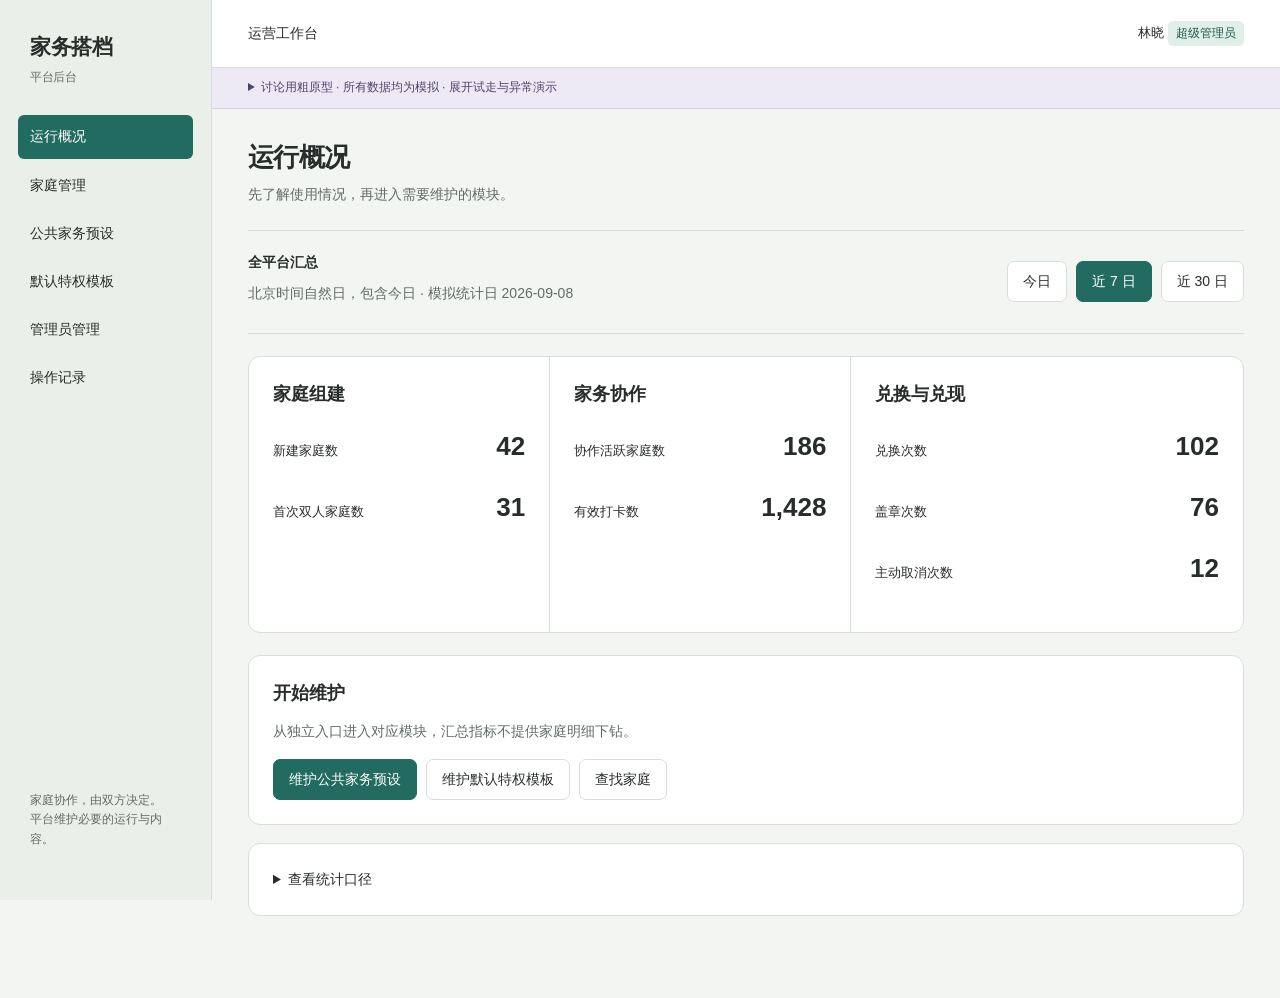
<file: .scratch/housework-partner/prototypes/admin-prototype/index.html>
<!doctype html>
<html lang="zh-CN">
<head>
<meta charset="utf-8"><meta name="viewport" content="width=device-width,initial-scale=1">
<title>家务搭档 · 平台后台粗原型</title><link rel="icon" href="data:,">
<!--
讨论用粗原型，无真实账号、接口或持久化。用户已选定左侧导航、独立详情、编辑并排对照。
Operate: 让运营者识别当前可执行动作、提交的影响与执行结果。
继承既有粗原型的系统中文字体、浅色底、细线分区；绿色仅用于选中、主操作与成功。
首屏：左侧六模块，右侧概况按组建、协作、兑换分组，右上固定当前账号。
设计重点：家庭状态与原因同页；模板当前发布内容和编辑稿始终明确分开。
验收：本地真实浏览器试走与截图；用户审阅前不视作业务或正式界面验收。
-->
<style>
:root{--ink:#282d2b;--muted:#626b66;--line:#d8dfda;--paper:#fff;--ground:#f3f5f2;--accent:#226b60;--soft:#e1efe9;--danger:#a43530;--danger-bg:#fff1ed;--warn:#805311;--warn-bg:#fff5df;--prototype:#ede9f5;--prototype-ink:#514367}
*{box-sizing:border-box}body{margin:0;background:var(--ground);color:var(--ink);font:14px/1.65 -apple-system,BlinkMacSystemFont,"PingFang SC","Microsoft YaHei",sans-serif}::selection{background:var(--soft);color:var(--ink)}*{scrollbar-color:#96a59c var(--ground)}input,textarea{caret-color:var(--accent)}button,input,select,textarea{font:inherit}button,a,summary{touch-action:manipulation}button{min-height:40px;padding:8px 15px;border:1px solid var(--line);border-radius:7px;background:var(--paper);color:var(--ink);cursor:pointer;transition:background .16s ease-out}button:hover{background:#edf2ee}button.primary{color:#fff;background:var(--accent);border-color:var(--accent)}button.primary:hover{background:#18584e}button.danger{color:var(--danger);border-color:#d5aaa2;background:var(--paper)}button.danger:hover{background:var(--danger-bg)}button:disabled{cursor:not-allowed;background:#edf0ed;color:#69736d;border-color:var(--line)}a{color:var(--accent);text-underline-offset:4px}a:hover{text-decoration-thickness:2px}:focus-visible{outline:3px solid #7959ac;outline-offset:3px}input,textarea,select{padding:9px 11px;border:1px solid #abb8af;border-radius:6px;background:var(--paper);color:var(--ink);min-height:42px;max-width:100%}input::placeholder,textarea::placeholder{color:var(--muted)}textarea{resize:vertical;min-height:94px}h1{font-size:26px;line-height:1.3;margin:0 0 8px;font-weight:650;letter-spacing:-.02em}h2{font-size:18px;line-height:1.45;margin:0 0 14px;font-weight:650}h3{font-size:15px;margin:0 0 8px}p{margin:8px 0;max-width:74ch}.muted,small{color:var(--muted)}small{font-size:12px}.shell{display:grid;grid-template-columns:212px minmax(0,1fr);min-height:100vh}aside{background:#ebefea;border-right:1px solid var(--line);padding:30px 18px;position:sticky;top:0;height:100vh;display:flex;flex-direction:column;gap:28px}.brand{font-size:21px;font-weight:650;padding:0 12px;letter-spacing:-.02em}.brand small{display:block;font-weight:400;font-size:12px;margin-top:3px}nav{display:flex;flex-direction:column;gap:5px}nav a{color:var(--ink);text-decoration:none;padding:10px 12px;border-radius:6px;font-weight:500}nav a:hover{background:#dfe7df}nav a[aria-current=page]{background:var(--accent);color:#fff}.aside-note{margin-top:auto;padding:12px;font-size:12px;color:var(--muted)}.right{min-width:0}header{height:68px;padding:0 36px;border-bottom:1px solid var(--line);display:flex;align-items:center;justify-content:space-between;background:var(--paper);gap:18px}header .account{font-size:13px}.chip{display:inline-block;font-size:12px;line-height:1.6;padding:3px 8px;border-radius:5px;background:var(--soft);color:#19574a;white-space:nowrap}.chip.off{background:var(--warn-bg);color:var(--warn)}.chip.gray{background:#edf0ed;color:#555e58}.page{padding:32px 36px 64px;max-width:1450px;margin:auto}.page-heading{display:flex;justify-content:space-between;align-items:flex-start;gap:18px;margin-bottom:24px}.page-heading p{color:var(--muted);margin:0}.toolbar{display:flex;gap:10px;align-items:end;flex-wrap:wrap;margin:18px 0}.toolbar label{display:flex;flex-direction:column;gap:5px;font-size:12px;color:var(--muted)}.toolbar label.grow{flex:1;min-width:180px}.actions{display:flex;gap:9px;align-items:center;flex-wrap:wrap}.section{background:var(--paper);border:1px solid var(--line);border-radius:12px;padding:24px;margin:18px 0}.table-wrap{overflow:auto;max-width:100%;border:1px solid var(--line);border-radius:9px;background:var(--paper)}table{width:100%;border-collapse:collapse;text-align:left}th,td{padding:13px 16px;border-bottom:1px solid var(--line);vertical-align:top}th{background:#f7f9f6;font-size:12px;color:var(--muted);font-weight:500;white-space:nowrap}tr:last-child td{border-bottom:0}td{font-variant-numeric:tabular-nums}td.name{min-width:150px}td.date{white-space:nowrap;font-size:13px}td small{display:block}td button{padding:5px 11px;min-height:34px}.intro-line{display:flex;gap:24px;justify-content:space-between;align-items:center;padding:20px 0;margin-bottom:12px;border-top:1px solid var(--line);border-bottom:1px solid var(--line)}.metric-groups{display:grid;grid-template-columns:1fr 1fr 1.3fr;gap:0;background:var(--paper);border:1px solid var(--line);border-radius:12px;margin:22px 0;overflow:hidden}.metric-group{padding:24px;border-right:1px solid var(--line)}.metric-group:last-child{border-right:0}.metric{display:flex;justify-content:space-between;gap:14px;align-items:baseline;margin:18px 0}.metric strong{font-size:26px;font-weight:600;font-variant-numeric:tabular-nums}.metric span{font-size:13px}.notice{padding:14px 18px;border-radius:7px;background:var(--soft);color:#1b574b;margin:14px 0;overflow-wrap:anywhere}.notice.error{background:var(--danger-bg);color:var(--danger)}.notice.warn{background:var(--warn-bg);color:var(--warn)}.notice .actions{margin-top:10px}.pairs{display:grid;grid-template-columns:160px 1fr;gap:10px 18px;margin:0}.pairs dt{color:var(--muted)}.pairs dd{margin:0;overflow-wrap:anywhere}.comparison{display:grid;grid-template-columns:minmax(0,1fr) minmax(0,1fr);gap:22px;align-items:start}.comparison .section{margin-top:0;min-width:0}.comparison .current{background:#f8faf7}.field{display:flex;flex-direction:column;gap:6px;margin:16px 0}.field label{font-size:13px;font-weight:500}.field .help{font-size:12px;color:var(--muted)}.field input,.field textarea,.field select{width:100%}.two-fields{display:grid;grid-template-columns:1fr 1fr;gap:14px}.empty{padding:46px 22px;text-align:center;background:var(--paper);border:1px solid var(--line);border-radius:10px}.empty p{margin:8px auto 16px}.breadcrumbs{margin:0 0 20px;font-size:13px}.prototype{margin:0;background:var(--prototype);color:var(--prototype-ink);border-bottom:1px solid #d8cfe7;padding:10px 36px}.prototype summary{cursor:pointer;font-size:12px}.prototype .controls{display:flex;gap:12px;flex-wrap:wrap;align-items:end;margin:14px 0 4px}.prototype label{font-size:12px;display:flex;flex-direction:column;gap:4px}.prototype small{color:var(--prototype-ink)}.state-summary{font-size:12px;padding-top:10px}.load-skeleton{height:160px;margin:24px 0;background:#e8ece7;border-radius:9px}.scope{font-size:13px;padding-top:14px;border-top:1px solid var(--line);color:var(--muted)}dialog{border:0;border-radius:13px;max-width:620px;width:calc(100% - 32px);max-height:88vh;padding:28px;color:var(--ink);box-shadow:0 14px 60px #18251e33}dialog::backdrop{background:#18251e66}dialog .actions{justify-content:flex-end;margin-top:22px}dialog h2{font-size:22px}dialog .pairs{grid-template-columns:112px 1fr}dialog #dialog-error:empty{display:none}.result-note{font-size:13px;margin-top:14px}.mobile-menu{display:none}.preview-paper{background:var(--paper);border:1px solid var(--line);padding:18px;border-radius:8px;margin:16px 0}.edited{color:var(--warn);font-size:12px}.sr-only{position:absolute;width:1px;height:1px;clip-path:inset(50%);overflow:hidden}
input[type=checkbox]{width:18px!important;min-height:18px;height:18px;accent-color:var(--accent)}
@media(max-width:1100px){.shell{grid-template-columns:186px minmax(0,1fr)}aside{padding:24px 12px}.page{padding:28px 24px 54px}header,.prototype{padding-left:24px;padding-right:24px}.metric-groups{grid-template-columns:1fr}.metric-group{border-right:0;border-bottom:1px solid var(--line);padding:18px 24px}.metric-group:last-child{border-bottom:0}.metric{display:inline-flex;min-width:210px;margin:8px 26px 8px 0}.comparison{gap:16px}.pairs{grid-template-columns:115px 1fr}.section{padding:20px}.two-fields{grid-template-columns:1fr;gap:0}}
@media(max-width:760px){.shell{display:block}aside{display:none;height:auto;position:static;padding:16px}.shell.menu-open aside{display:flex}aside .aside-note{display:none}nav{display:grid;grid-template-columns:1fr 1fr}.mobile-menu{display:inline-block;padding:6px 10px}.brand{padding:0}.page{padding:24px 16px 44px}header{padding:10px 16px;height:auto;min-height:64px}.prototype{padding:10px 16px}.comparison{grid-template-columns:1fr}.page-heading{flex-wrap:wrap;gap:12px}.intro-line{display:block}.intro-line .actions{margin-top:12px}h1{font-size:23px}.section{padding:18px}.metric{min-width:0;display:flex;margin:12px 0}.toolbar>*{max-width:100%}.pairs{grid-template-columns:100px 1fr;gap:9px 12px}.account{max-width:190px;text-align:right}.two-fields{grid-template-columns:1fr 1fr;gap:14px}.metric-group{padding:18px}.prototype .controls label{width:100%}.prototype select{width:100%}dialog{padding:22px}.notice{padding:12px 14px}}
@media(prefers-reduced-motion:reduce){*{transition:none!important;scroll-behavior:auto!important}}
</style>
</head>
<body>
<div class="shell" id="shell">
<aside><div class="brand">家务搭档<small>平台后台</small></div><nav id="nav" aria-label="主导航"></nav><p class="aside-note">家庭协作，由双方决定。<br>平台维护必要的运行与内容。</p></aside>
<div class="right"><header><div class="actions"><button class="mobile-menu" id="mobile-menu" aria-expanded="false">导航</button><span>运营工作台</span></div><div id="account" class="account"></div></header>
<details class="prototype" id="demo"><summary>讨论用粗原型 · 所有数据均为模拟 · 展开试走与异常演示</summary><div class="controls">
<label>演示身份<select id="demo-role"><option value="A1">林晓 · 超级管理员</option><option value="A2">周宁 · 运营管理员</option></select></label>
<label>页面状态<select id="demo-page"><option value="normal">正常数据</option><option value="empty">无数据</option><option value="loadfail">读取失败</option><option value="loading">加载中</option></select></label>
<label>下一次提交时模拟<select id="demo-scenario"><option value="normal">正常成功</option><option value="fail">明确失败，未生效</option><option value="revoke">当前账号被停用</option><option value="archive">家庭已被成员退出归档（恢复时）</option></select></label>
<button id="forbidden">直接访问家庭详情</button><button id="reset">重置全部演示</button></div><small>演示身份与故障开关不属于正式后台。刷新会重置操作；没有真实权限变更或数据写入。</small><div id="state" class="state-summary"></div></details>
<main class="page" id="main"></main></div></div>
<dialog id="dialog" aria-labelledby="dialog-title"><h2 id="dialog-title"></h2><div id="dialog-body"></div><div id="dialog-error" class="notice error" role="alert"></div><div class="actions"><button id="cancel-dialog">返回修改</button><button id="confirm-dialog" class="primary">确认</button></div></dialog>
<script>
'use strict';
const $=s=>document.querySelector(s), esc=s=>String(s??'').replace(/[&<>"']/g,c=>({'&':'&amp;','<':'&lt;','>':'&gt;','"':'&quot;',"'":'&#39;'}[c]));
const clone=o=>JSON.parse(JSON.stringify(o));
const zones=['厨房烹饪','客厅公共区','卧室衣物','卫浴清洁','阳台宠植','综合事务'];
const cycles=['每天','每周','每 N 个月','每 N 天','一次性'];
const modules=[['overview','运行概况'],['families','家庭管理'],['chores','公共家务预设'],['perks','默认特权模板'],['admins','管理员管理'],['logs','操作记录']];
let families=[{id:'F1001',name:'梧桐小家',status:'使用中',created:'2026-08-12',recent:'2026-09-08',members:[['U2101','小禾','2026-08-12'],['U2102','阿原','2026-08-13']]},{id:'F1002',name:'向阳之家',status:'停用',created:'2026-07-23',recent:'2026-09-05',reason:'异常使用核查，暂时暂停家庭协作。',time:'2026-09-06 10:30',members:[['U2201','小满','2026-07-23'],['U2202','阿青','2026-07-24']]},{id:'F1003',name:'周末小屋',status:'归档',created:'2026-06-01',recent:'2026-08-30',members:[['U2301','安安','2026-06-01'],['U2302','小林','2026-06-02']]},{id:'F1004',name:'一米阳光',status:'使用中',created:'2026-09-07',recent:'—',members:[['U2401','晚晚','2026-09-07']]}];
let admins=[{id:'A1',name:'林晓',account:'lin.xiao',role:'超级管理员',active:true},{id:'A2',name:'周宁',account:'zhou.ning',role:'运营管理员',active:true},{id:'A3',name:'陈安',account:'chen.an',role:'运营管理员',active:false}];
function chore(name,desc,zone,cycle,params,points,order){return{name,desc,zone,cycle,params,points,order}}
function perk(name,desc,points,order){return{name,desc,points,order}}
let templates=[{id:'T101',kind:'chores',status:'已发布',published:chore('清洁灶台','擦净灶台、旋钮与台面油渍，收好清洁工具。',zones[0],'每天','',20,10),draft:null},{id:'T102',kind:'chores',status:'已发布',published:chore('更换床品','拆洗床单、被套与枕套，铺好干净床品。',zones[2],'每周','周六',40,20),draft:chore('更换床品','拆洗床单、被套与枕套，铺好干净床品并收纳替换件。',zones[2],'每周','周六',50,20)},{id:'T103',kind:'chores',status:'已下架',published:chore('清洁卫浴镜面','擦净镜面水渍，清理边框并保持干燥。',zones[3],'每周','周日',20,30),draft:null},{id:'T104',kind:'chores',status:'草稿',published:null,draft:chore('整理阳台盆栽','',zones[4],'每 N 天','',30,40)},{id:'T105',kind:'perks',status:'已发布',published:perk('肩颈按摩 20 分钟','在双方约定的时间，提供 20 分钟肩颈放松按摩。',100,10),draft:null},{id:'T106',kind:'perks',status:'已下架',published:perk('周末早餐','准备一份双方约定的周末早餐并收拾餐具。',80,20),draft:perk('周末早餐','准备双方约定的早餐、饮品并收拾餐具。',120,20)},{id:'T107',kind:'perks',status:'草稿',published:null,draft:perk('电影之夜','',0,30)}];
let logs=[{actor:'A1',name:'林晓',time:'2026-09-06 10:30',object:'F1002',action:'停用家庭',result:'成功',reason:'异常使用核查，暂时暂停家庭协作。'},{actor:'A2',name:'周宁',time:'2026-09-05 16:20',object:'T102',action:'保存编辑',result:'成功',reason:''},{actor:'A1',name:'林晓',time:'2026-09-04 09:10',object:'T106',action:'下架模板',result:'成功',reason:''}];
let current='A1', route='overview', selected=null, pageState='normal', scenario='normal', notice='', noticeKind='', range='近 7 日', query='', statusFilter='全部', zoneFilter='全部', cycleFilter='全部', edit=null, dirty=false, modalAction=null, modalMeta=null, loadingTimer;
const reasonInputs={};
const user=()=>admins.find(a=>a.id===current), superUser=()=>user().active&&user().role==='超级管理员', can=r=>user().active&&(!['families','family','admins'].includes(r)||superUser());
function currentModule(){return route==='family'?'families':route==='edit'?(templates.find(t=>t.id===selected)?.kind||'chores'):route}
function badge(s){return `<span class="chip ${['停用','已下架'].includes(s)?'off':['草稿','归档'].includes(s)?'gray':''}">${esc(s)}</span>`}
function heading(title,desc,action=''){return `<div class="page-heading"><div><h1>${esc(title)}</h1><p>${desc}</p></div>${action}</div>`}
function button(label,action,klass='',extra=''){return `<button class="${klass}" data-action="${action}" ${extra}>${label}</button>`}
function msg(text,kind=''){notice=text;noticeKind=kind;render()}
function record(object,action,result='成功',reason=''){logs.unshift({actor:current,name:user().name,time:new Date().toLocaleString('sv-SE',{timeZone:'Asia/Shanghai'}).slice(0,16),object,action,result,reason})}
function navTo(next,id=null){if(dirty){openDialog('离开编辑页？','<p>本次尚未保存的输入将丢失；已经保存的编辑稿与当前发布内容不变。</p>','离开并放弃输入',()=>{dirty=false;closeDialog();go(next,id) });return}go(next,id)}
function go(next,id=null){route=next;selected=id;edit=null;dirty=false;query='';statusFilter=zoneFilter=cycleFilter='全部';notice='';$('#shell').classList.remove('menu-open');$('#mobile-menu').setAttribute('aria-expanded','false');history.replaceState(null,'','#'+next+(id?'/'+id:''));render();window.scrollTo(0,0)}
function empty(message,action=''){return `<div class="empty"><h2>${message}</h2><p class="muted">${pageState==='empty'?'当前演示为无数据状态。':'可以调整条件后再查看。'}</p>${action}</div>`}
function render(){
 $('#account').innerHTML=`${esc(user().name)} <span class="chip ${!user().active?'off':''}">${user().active?esc(user().role):'账号已停用'}</span>`;
 $('#nav').innerHTML=modules.filter(([r])=>can(r)).map(([r,n])=>`<a href="#${r}" data-route="${r}" ${currentModule()===r?'aria-current="page"':''}>${r==='logs'&&!superUser()?'本人操作记录':n}</a>`).join('');
 $('#state').textContent=`模拟状态：${user().name} / ${user().active?user().role:'账号已停用'}；页面 ${modules.find(([r])=>r===currentModule())?.[1]||route}；${scenario==='normal'?'下一次提交正常':$('#demo-scenario').selectedOptions[0].textContent}。`;
 let content='';
 if(!can(route)){content=heading(user().active?'权限不足':'当前账号已停用','当前页面不可访问，受限资料未展示。')+empty(user().active?'该页面仅超级管理员可访问':'已有会话不能继续执行操作',user().active?button('返回运行概况','overview'):button('重置演示','reset'));}
 else if(pageState==='loadfail'){content=heading('暂时无法读取页面','没有取得最新结果。')+empty('读取失败，请重试',button('重新读取','reload','primary'));}
 else if(pageState==='loading'){content=heading('正在读取页面','请稍候，当前没有可提交的操作。')+'<div class="load-skeleton" aria-label="加载中" role="status"></div>';}
 else if(route==='overview')content=overview();else if(route==='families')content=familyList();else if(route==='family')content=familyDetail();else if(['chores','perks'].includes(route))content=templateList();else if(route==='edit')content=editor();else if(route==='admins')content=adminList();else if(route==='logs')content=logPage();else content=heading('页面不存在','请从左侧导航继续。');
 $('#main').innerHTML=(notice?`<div class="notice ${noticeKind}" role="${noticeKind==='error'?'alert':'status'}">${esc(notice)}</div>`:'')+content;
}
function overview(){
 const counts=pageState==='empty'?[0,0,0,0,0,0,0]:range==='今日'?[8,5,63,176,14,9,2]:range==='近 30 日'?[168,127,342,6821,486,354,51]:[42,31,186,1428,102,76,12];
 const items=[['家庭组建',[['新建家庭数',counts[0]],['首次双人家庭数',counts[1]]]],['家务协作',[['协作活跃家庭数',counts[2]],['有效打卡数',counts[3]]]],['兑换与兑现',[['兑换次数',counts[4]],['盖章次数',counts[5]],['主动取消次数',counts[6]]]]];
 return heading('运行概况','先了解使用情况，再进入需要维护的模块。')+`<div class="intro-line"><div><strong>全平台汇总</strong><p class="muted">北京时间自然日，包含今日 · 模拟统计日 2026-09-08</p></div><div class="actions">${['今日','近 7 日','近 30 日'].map(r=>`<button data-range="${r}" aria-pressed="${range===r}" class="${range===r?'primary':''}">${r}</button>`).join('')}</div></div><div class="metric-groups">${items.map(([title,stats])=>`<section class="metric-group"><h2>${title}</h2>${stats.map(([n,v])=>`<div class="metric"><span>${n}</span><strong>${v.toLocaleString()}</strong></div>`).join('')}</section>`).join('')}</div><section class="section"><h2>开始维护</h2><p class="muted">从独立入口进入对应模块，汇总指标不提供家庭明细下钻。</p><div class="actions" style="margin-top:16px">${button('维护公共家务预设','chores','primary')}${button('维护默认特权模板','perks')}${superUser()?button('查找家庭','families'):''}</div></section><details class="section"><summary>查看统计口径</summary><p>协作活跃家庭：期内成功打卡／补记、兑换、盖章或主动取消兑换的家庭，按家庭去重。仅登录浏览不算活跃。</p><p>有效打卡按提交时间归属，含补记；撤销后扣回原提交期。更正实际完成日期不移动提交期。</p><p>兑换、盖章、主动取消分别按成功操作时间统计，归档自动取消与退分不计入主动取消或协作活跃。</p><p>盖章可能对应更早的兑换，因此不以本期盖章数除以本期兑换数作为履约率。</p><p>首次双人家庭按首次加入第二位成员的事件统计；之后停用或归档不删除既有成功事件。</p></details>`;
}
function filters(kind){return `<form id="filter-form" class="toolbar"><label class="grow">${kind==='families'?'家庭名称或编号':'名称或说明'}<input id="search" name="search" placeholder="${kind==='families'?'例如 F1002 或 向阳':'输入关键词'}" value="${esc(query)}"></label><label>状态<select id="status-filter">${['全部',...(kind==='families'?['使用中','停用','归档']:['草稿','已发布','已下架'])].map(s=>`<option ${s===statusFilter?'selected':''}>${s}</option>`).join('')}</select></label>${kind==='chores'?`<label>区域<select id="zone-filter">${['全部',...zones].map(s=>`<option ${s===zoneFilter?'selected':''}>${s}</option>`).join('')}</select></label><label>周期<select id="cycle-filter">${['全部',...cycles].map(s=>`<option ${s===cycleFilter?'selected':''}>${s}</option>`).join('')}</select></label>`:''}<button type="submit">查询</button>${button('清除条件','clear')}</form>`}
function familyList(){const list=pageState==='empty'?[]:families.filter(f=>(f.id+f.name).toLowerCase().includes(query.toLowerCase())&&(statusFilter==='全部'||f.status===statusFilter));return heading('家庭管理','按必要资料定位家庭；停用与恢复均逐户处理。')+filters('families')+(list.length?`<div class="table-wrap"><table><thead><tr><th>家庭</th><th>成员数</th><th>状态</th><th>创建日期</th><th>最近协作日期</th><th>操作</th></tr></thead><tbody>${list.map(f=>`<tr><td class="name">${esc(f.name)}<small>${f.id}</small></td><td>${f.members.length} 人</td><td>${badge(f.status)}</td><td class="date">${f.created}</td><td class="date">${f.recent}</td><td><button data-family="${f.id}">查看详情</button></td></tr>`).join('')}</tbody></table></div>`:empty(pageState==='empty'?'还没有家庭数据':'没有匹配的家庭',button('清除筛选','clear')))+`<p class="scope">最近协作日期按成功打卡／补记、兑换、盖章或主动取消兑换记录，登录浏览不计入。</p>`}
function logTable(items){return items.length?`<div class="table-wrap"><table><thead><tr><th>时间</th><th>操作者</th><th>对象</th><th>动作</th><th>结果</th><th>原因</th></tr></thead><tbody>${items.map(l=>`<tr><td class="date">${esc(l.time)}</td><td>${esc(l.name)}<small>${esc(l.actor)}</small></td><td>${esc(l.object)}</td><td>${esc(l.action)}</td><td>${esc(l.result)}</td><td>${esc(l.reason||'—')}</td></tr>`).join('')}</tbody></table></div>`:empty('暂无操作记录')}
function familyDetail(){const f=families.find(x=>x.id===selected);if(!f||pageState==='empty')return empty('未找到该家庭',button('返回家庭列表','families'));return `<div class="breadcrumbs"><a href="#families" data-route="families">家庭管理</a> / ${esc(f.id)}</div>`+heading(f.name,`家庭编号 ${f.id} · ${f.members.length} 位成员`,badge(f.status))+`<section class="section"><h2>家庭资料</h2><dl class="pairs"><dt>创建日期</dt><dd>${f.created}</dd><dt>最近协作日期</dt><dd>${f.recent}</dd></dl><h3 style="margin-top:24px">成员</h3><div class="table-wrap"><table><thead><tr><th>成员编号</th><th>昵称</th><th>加入日期</th></tr></thead><tbody>${f.members.map(m=>`<tr>${m.map(x=>`<td>${esc(x)}</td>`).join('')}</tr>`).join('')}</tbody></table></div></section><section class="section"><h2>家庭状态</h2>${f.reason?`<p>最近状态原因：${esc(f.reason)}</p><p class="muted">${esc(f.time)} · 双方可见</p>`:''}${f.status==='归档'?'<div class="notice warn">家庭已归档，首版不可恢复。历史由原成员按既有权限查看。</div>':`<p>${f.status==='使用中'?'停用会暂时暂停整个家庭的协作写入，保留成员关系、历史、积分与待兑现。':'当前暂停协作，双方仍可查看有权访问的历史或本人退出。恢复后沿原日历继续，不补发停用期间待办。'}</p><div class="field"><label for="family-reason">${f.status==='使用中'?'停用':'恢复'}原因 <span class="muted">· 必填，双方可见</span></label><textarea id="family-reason" placeholder="说明本次状态调整的原因">${esc(reasonInputs[f.id]||'')}</textarea></div>${button(f.status==='使用中'?'查看影响并停用':'查看影响并恢复','family-change',f.status==='使用中'?'danger':'primary')}`}<p class="scope">平台停用与成员退出归档是不同状态；停用不会取消待兑现或退分。</p></section><section style="margin-top:28px"><h2>家庭状态操作记录</h2>${logTable(logs.filter(l=>l.object===f.id))}</section>`}
function templateList(){const isChore=route==='chores',list=pageState==='empty'?[]:templates.filter(t=>{const d=t.draft||t.published;return t.kind===route&&(d.name+d.desc+(t.published?.name||'')+(t.published?.desc||'')).includes(query)&&(statusFilter==='全部'||statusFilter===t.status)&&(!isChore||(zoneFilter==='全部'||d.zone===zoneFilter)&&(cycleFilter==='全部'||d.cycle===cycleFilter))}).sort((a,b)=>(a.draft||a.published).order-(b.draft||b.published).order);return heading(isChore?'公共家务预设':'默认特权模板','家庭主动选用后独立保存；平台变更不覆盖家庭已有内容。',button('新建草稿','new-template','primary'))+filters(route)+(list.length?`<div class="table-wrap"><table><thead><tr><th>模板</th>${isChore?'<th>区域 / 建议周期</th>':''}<th>${isChore?'建议分值':'建议价格'}</th><th>状态</th><th>排序</th><th>操作</th></tr></thead><tbody>${list.map(t=>{const d=t.draft||t.published;return `<tr><td class="name">${esc(d.name||'未命名草稿')}<small>${t.id}${t.draft&&t.published?' · 显示编辑稿':''}</small></td>${isChore?`<td>${esc(d.zone)}<small>${esc(cycleText(d))}</small></td>`:''}<td>${d.points||'待填写'} 分</td><td>${badge(t.status)}${t.published&&t.draft?'<small class="edited">有未发布修改</small>':''}</td><td>${d.order}</td><td><button data-template="${t.id}">编辑与预览</button></td></tr>`}).join('')}</tbody></table></div>`:empty(pageState==='empty'?'还没有模板':'没有匹配的模板',button('清除筛选','clear')))+`<p class="scope">${isChore?'本原型仅含少量示例；首批至少 24 项、六区每区至少 3 项是内容库验收要求，不限制单条发布。':'选用模板只形成家庭心愿建议，仍需兑现人本人确认后才可开放兑换。'}</p>`}
function cycleText(d){return d.cycle+(d.params?' · '+d.params:'')}
function contentView(d,kind){if(!d)return '<p class="muted">尚未发布，家庭暂时看不到此模板。</p>';return `<div class="preview-paper"><h3>${esc(d.name||'未命名')}</h3><p>${esc(d.desc||'说明尚未填写')}</p><dl class="pairs" style="margin-top:18px">${kind==='chores'?`<dt>所属区域</dt><dd>${esc(d.zone)}</dd><dt>建议周期</dt><dd>${esc(cycleText(d))}</dd>`:''}<dt>${kind==='chores'?'建议分值':'建议价格'}</dt><dd>${d.points||'未填写'} 分</dd></dl></div>`}
function field(id,label,value,type='text',help=''){return `<div class="field"><label for="${id}">${label}</label><input id="${id}" value="${esc(value)}" type="${type}">${help?`<span class="help">${help}</span>`:''}</div>`}
function paramFields(d){
 let inner='';
 if(d.cycle==='每天')inner='<p class="muted">建议每天执行一次。家庭选用时再确认首次计划日期。</p>';
 else if(d.cycle==='每周')inner='<fieldset style="border:0;padding:0;margin:0"><legend>每周执行日</legend><div class="actions" style="margin-top:8px">'+['一','二','三','四','五','六','日'].map(day=>'<label style="display:flex;align-items:center;gap:5px"><input type="checkbox" data-day="周'+day+'" '+(d.params.split('、').includes('周'+day)?'checked':'')+'>周'+day+'</label>').join('')+'</div></fieldset>';
 else if(d.cycle==='每 N 天')inner=field('period-days','每隔多少天',d.params,'number','填写大于 0 的整数；家庭选用时确认首次计划日期。');
 else if(d.cycle==='每 N 个月'){const match=d.params.match(/^(.*?)个月\/(.*?)日$/);inner='<div class="two-fields">'+field('period-months','每隔多少个月',match?.[1]||'','number')+field('period-date','执行日期（1～31 日）',match?.[2]||'','number')+'</div><p class="muted">首次计划日期和短月份的处理，沿用日期边界决议。</p>';}
 else inner=field('period-once','建议执行日期',d.params,'date','家庭选用时可调整；这里只预览模板建议。');
 return '<div id="cycle-fields" class="field">'+inner+'</div>';
}
function readParams(){
 const c=$('#edit-cycle').value;
 if(c==='每天')return '';
 if(c==='每周')return [...document.querySelectorAll('[data-day]:checked')].map(x=>x.dataset.day).join('、');
 if(c==='每 N 天')return $('#period-days')?.value||'';
 if(c==='每 N 个月')return ($('#period-months')?.value||'')+'个月/'+($('#period-date')?.value||'')+'日';
 return $('#period-once')?.value||'';
}
function editor(){const t=templates.find(x=>x.id===selected);if(!t)return empty('模板不存在',button('返回公共家务预设','chores'));if(!edit)edit=clone(t.draft||t.published);const d=edit,isChore=t.kind==='chores';return `<div class="breadcrumbs"><a href="#${t.kind}" data-route="${t.kind}">${isChore?'公共家务预设':'默认特权模板'}</a> / ${t.id}</div>`+heading(d.name||'新建模板',`保存与发布分开处理。${t.draft&&t.published?'当前有未发布修改。':''}`,badge(t.status))+`<div class="comparison"><section class="section current"><h2>当前发布内容</h2><p class="muted">${t.status==='已下架'?'已下架，以下为最后发布内容；当前不能新选用。':t.status==='草稿'?'草稿尚未对家庭开放。':'家庭现在可以选用的内容。'}</p>${contentView(t.published,t.kind)}${t.published?`<p class="muted">排序 ${t.published.order} · 模板来源 ${t.id}</p>`:''}<p class="scope">家庭已有的家务、心愿与兑换约定不受后续发布或下架影响。</p>${!isChore?'<p class="muted">家庭选用后仍需兑现人确认服务和价格，才可开放兑换。</p>':''}${t.status==='已发布'?button('下架模板','unpublish','danger'):t.status==='已下架'?button('重新发布最后发布内容','republish','primary'):''}</section><section class="section"><h2>本次编辑内容</h2><p class="muted">保存后仍需预览并明确发布，家庭才会看到新内容。</p><form id="editor-form">${field('edit-name','名称',d.name)}<div class="field"><label for="edit-desc">${isChore?'完成范围说明':'服务内容'}</label><textarea id="edit-desc">${esc(d.desc)}</textarea></div>${isChore?`<div class="two-fields"><div class="field"><label for="edit-zone">所属区域</label><select id="edit-zone">${zones.map(z=>`<option ${z===d.zone?'selected':''}>${z}</option>`).join('')}</select></div><div class="field"><label for="edit-cycle">建议周期</label><select id="edit-cycle">${cycles.map(c=>`<option ${c===d.cycle?'selected':''}>${c}</option>`).join('')}</select></div></div>${paramFields(d)}`:''}<div class="two-fields">${isChore?`<div class="field"><label for="edit-points">建议家务分值</label><select id="edit-points">${Array.from({length:10},(_,i)=>(i+1)*10).map(p=>`<option value="${p}" ${p===Number(d.points)?'selected':''}>${p} 分</option>`).join('')}</select></div>`:field('edit-points','建议兑换积分',d.points||'','number','大于 0 的整数，家庭可自行约定。')}${field('edit-order','排序',d.order,'number','数值越小越靠前（布局演示约定）。')}</div><div class="actions">${button(t.published?'保存编辑':'保存草稿','save')}${button('预览并发布','publish','primary')}</div>${t.published?button('放弃未发布编辑','discard','','style="margin-top:14px"'):button('删除草稿','delete-draft','danger','style="margin-top:14px"')}</form></section></div>`}
function collect(){if(!edit||!$('#edit-name'))return;Object.assign(edit,{name:$('#edit-name').value.trim(),desc:$('#edit-desc').value.trim(),points:Number($('#edit-points').value),order:Number($('#edit-order').value)||0});if($('#edit-zone'))Object.assign(edit,{zone:$('#edit-zone').value,cycle:$('#edit-cycle').value,params:readParams()})}
function validate(d,kind){if(!d.name)return ['名称','edit-name'];if(!d.desc)return [kind==='chores'?'完成范围说明':'服务内容','edit-desc'];if(kind==='perks'&&(!Number.isSafeInteger(d.points)||d.points<=0))return ['大于 0 的整数价格','edit-points'];if(kind==='chores'){if(!zones.includes(d.zone))return ['所属区域','edit-zone'];if(!Number.isInteger(d.points)||d.points<10||d.points>100||d.points%10)return ['10～100 的十档分值','edit-points'];let valid=d.cycle==='每天'||d.cycle==='每周'&&/^周[一二三四五六日](、周[一二三四五六日])*$/.test(d.params)||d.cycle==='每 N 天'&&/^[1-9]\d*$/.test(d.params)||d.cycle==='每 N 个月'&&/^[1-9]\d*个月\/([1-9]|[12]\d|3[01])日$/.test(d.params);if(d.cycle==='一次性'){const date=new Date(d.params+'T12:00:00Z');valid=/^\d{4}-\d{2}-\d{2}$/.test(d.params)&&!isNaN(date)&&date.toISOString().slice(0,10)===d.params}if(!valid)return ['完整建议周期参数','edit-params'];}return null}
function adminList(){return heading('管理员管理','独立账号与固定角色；角色和启停变更需要记录原因。',button('新增管理员','new-admin','primary'))+`<div class="notice">当前有 ${admins.filter(a=>a.active&&a.role==='超级管理员').length} 名有效超级管理员。最后一名不能被停用或降为运营管理员。</div>`+(pageState==='empty'?empty('暂无可展示的管理员（演示状态）'):`<div class="table-wrap"><table><thead><tr><th>管理员</th><th>独立账号</th><th>角色</th><th>状态</th><th>操作</th></tr></thead><tbody>${admins.map(a=>`<tr><td>${esc(a.name)}${a.id===current?'<small>当前账号</small>':''}</td><td>${esc(a.account)}</td><td>${a.role}</td><td>${badge(a.active?'使用中':'停用')}</td><td><button data-admin="${a.id}">管理权限</button></td></tr>`).join('')}</tbody></table></div>`)+`<p class="scope">原型仅验证账号、角色与启停路径。账号开通与登录凭证的交付机制留待详细需求，不在此演示真实凭证。</p>`}
function logPage(){let list=logs.filter(l=>superUser()||l.actor===current);if(query)list=list.filter(l=>(l.object+l.action+l.name).includes(query));if(pageState==='empty')list=[];return heading(superUser()?'操作记录':'本人操作记录',superUser()?'查看模板、家庭状态及管理员权限操作的结果。':'仅展示当前管理员本人操作的记录。')+`<form id="log-filter" class="toolbar"><label class="grow">对象编号、动作或操作者<input id="log-search" value="${esc(query)}" placeholder="例如 T102 或 保存编辑"></label><button type="submit">查询</button>${button('清除条件','clear')}</form>`+logTable(list)+`<p class="scope">操作记录只读，对象编号不链接家庭私有内容。</p>`}
function openDialog(title,body,label,action,meta=null){$('#dialog-title').textContent=title;$('#dialog-body').innerHTML=body;$('#confirm-dialog').textContent=label;$('#dialog-error').textContent='';$('#confirm-dialog').disabled=false;$('#confirm-dialog').hidden=false;modalAction=action;modalMeta=meta;$('#cancel-dialog').textContent='返回修改';if(!$('#dialog').open)$('#dialog').showModal()}
function closeDialog(){if($('#dialog').open)$('#dialog').close();modalAction=modalMeta=null}
function failureCheck(meta){if(scenario==='revoke'){user().active=false;scenario='normal';$('#demo-scenario').value='normal';}if(!user().active||meta?.super&&!superUser())return '当前账号权限已变化，本次操作未生效。';if(scenario==='archive'&&meta?.type==='family'&&meta.target.status==='停用'){meta.target.status='归档';scenario='normal';$('#demo-scenario').value='normal';return '该家庭已因成员退出归档，本次恢复未生效。首版不可恢复归档家庭。';}if(meta?.type==='family'&&meta.target.status!==meta.expected)return '家庭最新状态已变化，本次操作未生效，请返回查看。';if(scenario==='fail'){scenario='normal';$('#demo-scenario').value='normal';return '本次操作明确失败，未生效。输入已保留，可重试。';}return ''}
async function execute(action,meta){if(!meta){action();return}const btn=$('#confirm-dialog');btn.disabled=true;btn.textContent='正在提交…';await new Promise(r=>setTimeout(r,240));const failure=failureCheck(meta);if(failure){record(meta.object,meta.action,'失败',meta.reason||'');$('#dialog-error').textContent=failure;btn.textContent='重试提交';btn.disabled=false;if(!user().active||meta.type==='family'&&meta.target.status==='归档')btn.hidden=true;$('#cancel-dialog').textContent='返回查看';render();return}action()}
function familyChange(){const f=families.find(x=>x.id===selected),reason=$('#family-reason').value.trim();if(!reason){$('#family-reason').setCustomValidity('请填写双方可见的原因');$('#family-reason').reportValidity();return}const stopping=f.status==='使用中',target=stopping?'停用':'使用中',action=stopping?'停用家庭':'恢复家庭';const description=stopping?'暂停邀请加入、家庭设置、家务安排、认领、打卡、补记、更正、撤销、比心以及心愿与兑换处理。':'沿原日历继续，不补发停用期间的待办；原先单项暂停的家务仍暂停。旧周期待办按停用衔接规则处理，一次性未完成待办保留。';openDialog(`确认${action}？`,`<p><strong>${esc(f.name)} · ${f.id}</strong></p><p>${description}</p><p>保留原成员关系、历史、积分与待兑现。${stopping?'双方仍可查看有权访问的历史或本人退出；本人退出仍会导致整户归档。':''}</p><div class="notice warn">${stopping?'停用本身不取消待兑现、不退分。':'不恢复已归档的家庭。'}双方下次进入时看到状态结果与原因。</div><dl class="pairs"><dt>状态变化</dt><dd>${f.status} → ${target}</dd><dt>双方可见原因</dt><dd>${esc(reason)}</dd></dl>`,`确认${stopping?'停用':'恢复'}`,()=>{f.status=target;f.reason=reason;reasonInputs[f.id]='';record(f.id,action,'成功',reason);f.time=logs[0].time;closeDialog();msg(`${action}成功。${f.name}当前${f.status}，双方下次进入时可见原因。`);},{type:'family',super:true,target:f,expected:f.status,object:f.id,action,reason})}
function templateAction(a){const t=templates.find(x=>x.id===selected);collect();const meta={object:t.id,action:'',type:'template'};if(a==='save'){const failure=failureCheck(meta);if(failure){record(t.id,'保存编辑','失败');msg(failure,'error');return}t.draft=clone(edit);dirty=false;record(t.id,t.published?'保存编辑':'保存草稿');msg(t.published?'编辑稿已保存；当前发布内容未改变。':'草稿已保存，家庭暂时看不到。');return}
if(a==='publish'){const issue=validate(edit,t.kind);if(issue){msg('暂不能发布：请补齐或修正'+issue[0]+'。输入已保留。','error');($('#'+issue[1])||$('#cycle-fields input')||$('#cycle-fields select')).focus();return}const draft=clone(edit);meta.action=t.status==='已下架'?'修订后重新发布':'发布模板';openDialog('发布前预览',`<p>以下为本次确认后供家庭新选用的内容。</p>${contentView(draft,t.kind)}${t.kind==='perks'?'<p>家庭选用后仍需兑现人本人确认内容与价格，才能开放兑换。</p>':''}<div class="notice">仅影响之后选用的内容。已有家庭的家务、心愿及兑换约定不变。</div><p class="muted">保持模板来源 ${t.id}；不会让已经选过的家庭重复添加。</p>`,'确认发布',()=>{t.published=draft;t.draft=null;t.status='已发布';dirty=false;record(t.id,meta.action);closeDialog();msg('发布成功。后续选用使用此次内容，家庭已有内容不变。')},meta);return}
if(a==='unpublish'){meta.action='下架模板';openDialog('确认下架模板？',`<p>${esc(t.published.name)}</p><div class="notice warn">停止新选用；家庭已有内容不变。家庭尚未提交的选用须重新核对。</div><p>未发布的编辑稿不会被发布。之后可以重新发布最后发布内容。</p>`,'确认下架',()=>{t.status='已下架';record(t.id,meta.action);closeDialog();msg('下架成功。已停止新选用，可在左侧重新发布最后发布内容。')},meta);return}
if(a==='republish'){meta.action='重新发布最后发布内容';openDialog('重新发布最后发布内容？',contentView(t.published,t.kind)+'<div class="notice">只恢复这份最后发布内容的新选用入口；本次编辑及已保存编辑稿均不随此操作发布。家庭已有内容不变。</div>','确认重新发布',()=>{t.status='已发布';record(t.id,meta.action);closeDialog();msg('最后发布内容已重新发布。编辑稿未被发布，原模板来源保持不变。')},meta);return}
if(a==='discard'){meta.action='放弃未发布编辑';openDialog('放弃未发布编辑？','<p>将丢弃当前输入及已保存的编辑稿，保留最后发布内容。发布或下架状态不改变。</p>','确认放弃',()=>{t.draft=null;edit=null;dirty=false;record(t.id,meta.action);closeDialog();msg('已放弃编辑稿，最后发布内容保留。')},meta);return}
if(a==='delete-draft'&&!t.published){meta.action='删除草稿';openDialog('删除从未发布的草稿？','<p>该草稿尚未供家庭选用，删除不影响家庭内容。删除后不可恢复。</p>','确认删除草稿',()=>{templates=templates.filter(x=>x.id!==t.id);dirty=false;record(t.id,meta.action);closeDialog();go(t.kind);msg('草稿已删除。')},meta);}}
function adminDialog(id){const a=admins.find(x=>x.id===id);openDialog('管理管理员权限',`<p>${esc(a.name)} · ${esc(a.account)}</p><div class="field"><label for="admin-role">角色</label><select id="admin-role"><option ${a.role==='超级管理员'?'selected':''}>超级管理员</option><option ${a.role==='运营管理员'?'selected':''}>运营管理员</option></select></div><div class="field"><label for="admin-active">账号状态</label><select id="admin-active"><option value="yes" ${a.active?'selected':''}>使用中</option><option value="no" ${!a.active?'selected':''}>停用</option></select></div><div class="field"><label for="admin-reason">变更原因 · 必填</label><textarea id="admin-reason"></textarea></div><p class="muted">权限变更立即影响已有会话。不能停用或降级最后一名有效超级管理员。</p>`,'查看变更并确认',()=>{const role=$('#admin-role').value,active=$('#admin-active').value==='yes',reason=$('#admin-reason').value.trim();if(!reason){$('#dialog-error').textContent='请填写变更原因。';return}if(role===a.role&&active===a.active){$('#dialog-error').textContent='尚未修改角色或账号状态。';return}if(a.active&&a.role==='超级管理员'&&(!active||role!=='超级管理员')&&admins.filter(x=>x.active&&x.role==='超级管理员').length===1){$('#dialog-error').textContent='这是最后一名有效超级管理员，不能停用或降级。请保留至少一名有效超级管理员。';return}openDialog('确认权限变更？',`<p>${esc(a.name)} · ${esc(a.account)}</p><p>${a.role} / ${a.active?'使用中':'停用'} → ${role} / ${active?'使用中':'停用'}</p><p>原因：${esc(reason)}</p><div class="notice warn">已有会话将按最新权限执行操作。</div>`,'确认变更',()=>{record(a.id,'修改管理员权限','成功',reason);a.role=role;a.active=active;closeDialog();msg('管理员权限已变更，已有会话按最新权限执行。')},{super:true,object:a.id,action:'修改管理员权限',reason})});}
function newAdmin(){openDialog('新增管理员（模拟）',`${field('new-name','管理员姓名','')}${field('new-account','独立账号标识','')}<div class="field"><label for="new-role">角色</label><select id="new-role"><option>运营管理员</option><option>超级管理员</option></select></div><div class="field"><label for="new-reason">开通原因 · 必填</label><textarea id="new-reason"></textarea></div><p class="muted">本页只演示独立账号与角色的开通。不会生成或发送真实凭证；凭证流程待详细需求明确。</p>`,'查看信息并确认',()=>{const name=$('#new-name').value.trim(),account=$('#new-account').value.trim(),role=$('#new-role').value,reason=$('#new-reason').value.trim();if(!name||!account||!reason){$('#dialog-error').textContent='请填写姓名、独立账号标识与原因。';return}if(admins.some(a=>a.account===account)){ $('#dialog-error').textContent='该账号标识已存在，请使用独立账号。';return}openDialog('确认新增管理员？',`<p>${esc(name)} · ${esc(account)} · ${role}</p><p>原因：${esc(reason)}</p><p>模拟账号将启用，并按所选固定角色访问后台。</p>`,'确认新增',()=>{const id='A'+(admins.length+1);admins.push({id,name,account,role,active:true});record(id,'新增管理员','成功',reason);closeDialog();msg('模拟管理员已新增。没有生成或发送真实凭证。')},{super:true,object:account,action:'新增管理员',reason})})}
document.addEventListener('click',e=>{const el=e.target.closest('button,a');if(!el)return;if(el.dataset.route){e.preventDefault();navTo(el.dataset.route);return}if(el.dataset.family){navTo('family',el.dataset.family);return}if(el.dataset.template){navTo('edit',el.dataset.template);return}if(el.dataset.admin){adminDialog(el.dataset.admin);return}if(el.dataset.range){range=el.dataset.range;render();return}const a=el.dataset.action;if(!a)return;e.preventDefault();if(modules.some(([r])=>r===a)){navTo(a);return}if(a==='clear'){query='';statusFilter=zoneFilter=cycleFilter='全部';render()}else if(a==='reload'){pageState='normal';$('#demo-page').value='normal';render()}else if(a==='family-change')familyChange();else if(['save','publish','unpublish','republish','discard','delete-draft'].includes(a))templateAction(a);else if(a==='new-template'){const id='T'+(Math.max(...templates.map(t=>Number(t.id.slice(1))))+1),kind=route;templates.push({id,kind,status:'草稿',published:null,draft:kind==='chores'?chore('','',zones[0],'每天','',20,50):perk('','',0,50)});record(id,'新建草稿');go('edit',id)}else if(a==='new-admin')newAdmin();else if(a==='reset')location.reload()});
document.addEventListener('submit',e=>{e.preventDefault();if(e.target.id==='filter-form'){query=$('#search').value.trim();statusFilter=$('#status-filter').value;zoneFilter=$('#zone-filter')?.value||'全部';cycleFilter=$('#cycle-filter')?.value||'全部';render()}if(e.target.id==='log-filter'){query=$('#log-search').value.trim();render()}});
document.addEventListener('input',e=>{if(e.target.closest('#editor-form')){collect();dirty=true}if(e.target.id==='family-reason'){e.target.setCustomValidity('');reasonInputs[selected]=e.target.value}});
document.addEventListener('change',e=>{if(e.target.id==='edit-cycle'){edit.cycle=e.target.value;edit.params='';dirty=true;render();$('#edit-cycle').focus()}});
$('#confirm-dialog').onclick=()=>{if(modalAction)execute(modalAction,modalMeta)};
$('#cancel-dialog').onclick=closeDialog;$('#dialog').addEventListener('cancel',()=>{modalAction=modalMeta=null});
$('#demo-role').onchange=e=>{current=e.target.value;closeDialog();edit=null;dirty=false;notice='';render()};
$('#demo-page').onchange=e=>{pageState=e.target.value;clearTimeout(loadingTimer);if(pageState==='loading')loadingTimer=setTimeout(()=>{pageState='normal';$('#demo-page').value='normal';render()},1200);render()};
$('#demo-scenario').onchange=e=>{scenario=e.target.value;$('#state').textContent='下一次提交：'+e.target.selectedOptions[0].textContent};
$('#forbidden').onclick=()=>navTo('family','F1001');$('#reset').onclick=()=>location.reload();
$('#mobile-menu').onclick=()=>{$('#shell').classList.toggle('menu-open');$('#mobile-menu').setAttribute('aria-expanded',$('#shell').classList.contains('menu-open'))};
window.addEventListener('beforeunload',e=>{if(dirty){e.preventDefault();e.returnValue=''}});
const parts=location.hash.slice(1).split('/');if(parts[0]){route=parts[0];selected=parts[1]||null}render();
</script>
</body>
</html>
</file>
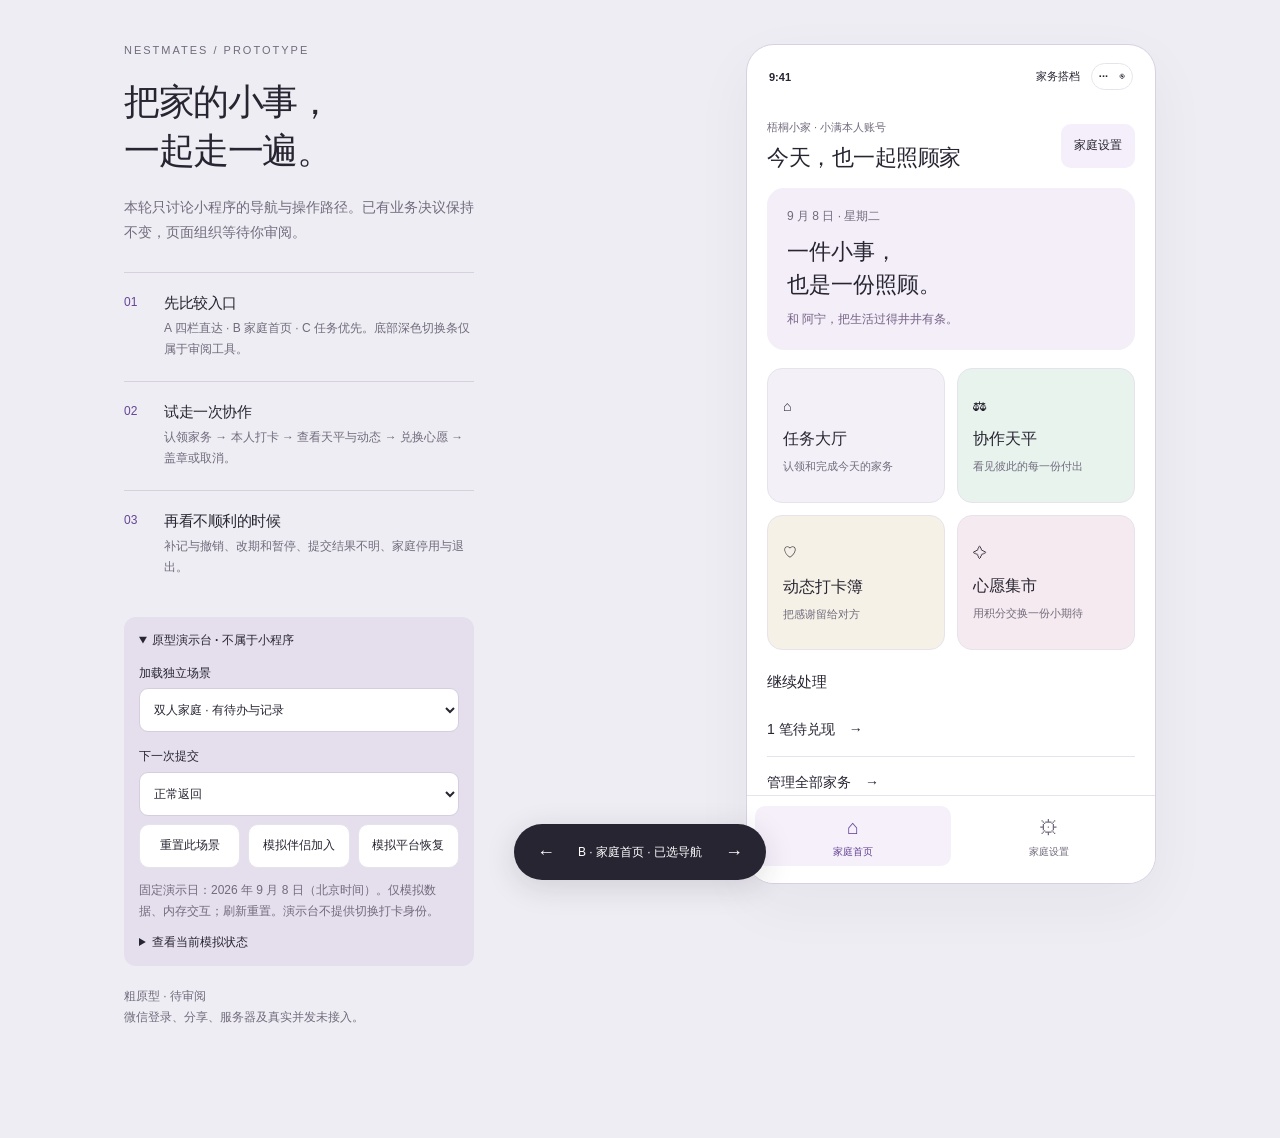
<file: .scratch/housework-partner/prototypes/app-journey-prototype/index.html>
<!doctype html>
<html lang="zh-CN">
<head><meta charset="utf-8"><meta name="viewport" content="width=device-width, initial-scale=1"><title>家务搭档 · 小程序流程粗原型</title><link rel="stylesheet" href="styles.css"></head>
<body>
<div class="workbench">
  <aside class="review">
    <a class="eyebrow" href="README.md">NESTMATES / PROTOTYPE</a>
    <h1>把家的小事，<br>一起走一遍。</h1>
    <p class="intro">本轮只讨论小程序的导航与操作路径。已有业务决议保持不变，页面组织等待你审阅。</p>
    <div class="review-block"><span class="number">01</span><h2>先比较入口</h2><p>A 四栏直达 · B 家庭首页 · C 任务优先。底部深色切换条仅属于审阅工具。</p></div>
    <div class="review-block"><span class="number">02</span><h2>试走一次协作</h2><p>认领家务 → 本人打卡 → 查看天平与动态 → 兑换心愿 → 盖章或取消。</p></div>
    <div class="review-block"><span class="number">03</span><h2>再看不顺利的时候</h2><p>补记与撤销、改期和暂停、提交结果不明、家庭停用与退出。</p></div>
    <details class="lab" open><summary>原型演示台 · 不属于小程序</summary>
      <label>加载独立场景<select id="scenario"><option value="paired">双人家庭 · 有待办与记录</option><option value="first">首次进入 · 尚无家庭</option><option value="invite">受邀加入 · 有效邀请</option><option value="expired">受邀加入 · 邀请已过期</option><option value="single">单人成家 · 等待伴侣</option><option value="empty">双人家庭 · 空白起步</option><option value="disabled">家庭停用 · 历史只读</option><option value="archived">家庭归档 · 已取消退分</option><option value="negative">更正后 · 可用积分为负</option><option value="read-error">读取失败 · 可重试</option></select></label>
      <label>下一次提交<select id="failure"><option value="none">正常返回</option><option value="failed">明确失败 · 保留输入</option><option value="unknown">已处理但返回不明 · 查询结果</option></select></label>
      <div class="row"><button data-action="reset">重置此场景</button><button data-action="partner-joins">模拟伴侣加入</button><button data-action="platform-restores">模拟平台恢复</button></div>
      <p class="hint">固定演示日：2026 年 9 月 8 日（北京时间）。仅模拟数据、内存交互；刷新重置。演示台不提供切换打卡身份。</p>
      <details><summary>查看当前模拟状态</summary><pre id="state"></pre></details>
    </details>
    <p class="footnote">粗原型 · 待审阅<br>微信登录、分享、服务器及真实并发未接入。</p>
  </aside>
  <section class="phone" aria-label="小程序预览">
    <div class="phone-status"><span>9:41</span><span>家务搭档 <span class="capsule">···　◉</span></span></div>
    <div id="app"></div>
    <div id="toast" role="status" aria-live="polite"></div>
  </section>
</div>
<nav class="switcher" aria-label="原型导航方案"><button data-action="variant-prev" aria-label="上一个方案">←</button><span id="variant-label"></span><button data-action="variant-next" aria-label="下一个方案">→</button></nav>
<dialog id="modal" aria-labelledby="modal-title"><div id="modal-body"></div></dialog>
<script src="app.js"></script>
</body></html>
</file>
<file: .scratch/housework-partner/prototypes/app-journey-prototype/styles.css>
:root{font-family:-apple-system,BlinkMacSystemFont,"PingFang SC","Microsoft YaHei",sans-serif;color:#282532;background:#eeedf3;font-size:14px;font-synthesis:none;--ink:#282532;--muted:#716b7d;--purple:#654496;--green:#226b60;--line:#e7e3ec;--soft:#f4effa;--paper:#fff}
*{box-sizing:border-box}body{margin:0}button,input,select,textarea{font:inherit;color:inherit}button,a,input,select,textarea,summary{-webkit-tap-highlight-color:transparent}button{min-height:44px;padding:10px 13px;border:1px solid var(--line);border-radius:10px;background:white;cursor:pointer}button:hover{background:#f4f0f8}button:disabled{opacity:.48;cursor:default}button:focus-visible,a:focus-visible,summary:focus-visible{outline:3px solid #aa8aca;outline-offset:3px}input,select,textarea{width:100%;min-height:44px;border:1px solid #d6cede;border-radius:9px;padding:10px;background:white}textarea{min-height:82px;resize:vertical}input[type=checkbox]{width:20px;min-height:20px;accent-color:var(--purple)}label{display:block;font-size:13px;line-height:1.6;margin:15px 0 8px}label input,label select,label textarea{margin-top:5px}h1,h2,h3,p{margin:0}h1{font-size:36px;line-height:1.35;font-weight:630;letter-spacing:-1.5px}h2{font-size:22px;letter-spacing:-.5px}h3{font-size:15px}p{line-height:1.75}a{color:var(--purple);text-underline-offset:3px}.workbench{max-width:1080px;margin:auto;padding:44px 24px 110px;display:grid;grid-template-columns:minmax(260px,350px) minmax(320px,410px);justify-content:space-between;gap:56px}.eyebrow{display:block;color:var(--muted);font-size:11px;letter-spacing:2px;margin-bottom:22px;text-decoration:none}.intro{margin:20px 0 28px;color:var(--muted);max-width:30em}.review-block{position:relative;padding:21px 0 21px 40px;border-top:1px solid #d6d0df}.review-block h2{font-size:15px;margin-bottom:5px}.review-block p,.hint,.footnote{font-size:12px;color:var(--muted);line-height:1.75}.number{position:absolute;left:0;top:22px;font-size:12px;color:var(--purple)}.lab{background:#e5deed;padding:15px;border-radius:12px;margin-top:18px}.lab summary{cursor:pointer;font-size:12px;font-weight:600}.lab label{font-size:12px}.lab button{font-size:12px;padding:8px;flex:1}.lab .hint{margin:12px 0}.lab pre{white-space:pre-wrap;font-size:11px;max-height:250px;overflow:auto}.footnote{margin-top:20px}.phone{position:relative;width:100%;background:white;border:1px solid #d8d1e1;border-radius:28px;overflow:hidden;box-shadow:0 20px 60px #4130540c;align-self:start}.phone-status{display:flex;align-items:center;justify-content:space-between;padding:18px 22px 8px;font-size:11px;font-weight:600}.capsule{display:inline-block;border:1px solid var(--line);border-radius:16px;padding:5px 7px;margin-left:8px}.page-head{display:flex;justify-content:space-between;align-items:center;gap:8px;padding:20px 20px 15px}.page-head .kicker{font-size:11px;color:var(--muted);margin-bottom:6px}.page-head button{font-size:12px;border:0;background:var(--soft);flex-shrink:0}.content{padding:0 20px 25px;min-height:540px}.banner{margin:0 20px 15px;padding:12px;background:#f9efd9;border-radius:10px;font-size:12px;line-height:1.7;color:#765615}.banner.archive{background:#eceaf0;color:#56505e}.notice{font-size:12px;line-height:1.7;background:var(--soft);padding:12px;border-radius:10px;margin:14px 0;color:#62526f}.notice.green{background:#e6f1ec;color:var(--green)}.muted{color:var(--muted);font-size:12px}.row{display:flex;align-items:center;gap:8px;flex-wrap:wrap}.spread{justify-content:space-between}.primary{background:var(--purple);border-color:var(--purple);color:#fff}.primary:hover{background:#533780}.secondary{background:#e7f0ec;color:var(--green);border-color:#e7f0ec}.danger{color:#9d3b45}.full{width:100%;margin-top:12px}.link{border:0;color:var(--purple);background:transparent;padding:7px 0}.small{font-size:12px}.section{margin:23px 0 12px;display:flex;align-items:center;justify-content:space-between;gap:10px}.section h3{font-size:15px}.hero{background:#f3eef8;border-radius:17px;padding:20px;margin-bottom:18px}.hero h3{font-size:22px;line-height:1.5}.hero p{font-size:12px;color:#756385;margin-top:8px}.hero .big{font-size:34px;font-weight:600;line-height:1.25}.hero .big small{font-size:13px;font-weight:400}.segments{display:flex;border-bottom:1px solid var(--line);gap:12px;margin-bottom:14px;overflow-x:auto}.segments button{white-space:nowrap;border:0;border-radius:0;padding:10px 0;color:var(--muted);background:white;font-size:12px}.segments .selected{border-bottom:2px solid var(--purple);color:var(--purple);font-weight:600}.filters{margin:12px 0}.filters summary{font-size:12px;color:var(--purple);cursor:pointer;min-height:34px;line-height:34px}.filter-fields{display:grid;grid-template-columns:1fr 1fr;gap:8px}.filter-fields label{margin:0}.filter-fields label:last-child{grid-column:1/-1}.search{margin-top:12px}.task{padding:16px 0;border-bottom:1px solid var(--line)}.task-top{display:flex;align-items:flex-start;gap:12px}.task-icon{width:36px;height:36px;display:grid;place-items:center;border-radius:11px;background:#f2edf8;color:var(--purple);flex-shrink:0;font-size:15px}.task-main{flex:1;min-width:0}.task-title{display:block;font-weight:600;line-height:1.6;overflow-wrap:anywhere}.task-meta{color:var(--muted);font-size:11px;line-height:1.8;margin-top:4px}.task-score{font-size:15px;color:var(--purple);font-variant-numeric:tabular-nums;white-space:nowrap}.task-actions{display:flex;justify-content:flex-end;gap:8px;margin-top:10px}.task-actions button{min-height:36px;padding:7px 11px;font-size:12px}.pill{display:inline-block;border-radius:5px;padding:2px 6px;background:#f0edf4;font-size:10px;color:#716279;margin-right:4px}.pill.warm{background:#fff1df;color:#967037}.empty{text-align:center;padding:48px 12px}.empty .empty-mark{font-size:30px;color:#b8a6cb;margin-bottom:15px}.empty h3{margin-bottom:10px}.empty p{font-size:12px;color:var(--muted);margin-bottom:16px}.tabs{display:grid;grid-template-columns:repeat(4,1fr);padding:10px 8px 17px;border-top:1px solid var(--line);background:white;position:sticky;bottom:0}.tabs button{border:0;font-size:10px;background:white;padding:7px 0;color:var(--muted)}.tabs .tab-symbol{display:block;font-size:20px;line-height:1.4;margin-bottom:4px}.tabs .active{color:var(--purple);background:#f5f0fa;border-radius:10px;font-weight:600}.portal{display:grid;grid-template-columns:1fr 1fr;gap:12px;margin-top:18px}.portal button{text-align:left;border-radius:15px;padding:20px 15px;background:#f4f0f8;min-height:135px}.portal button:nth-child(2){background:#e8f3ee}.portal button:nth-child(3){background:#f5f1e7}.portal button:nth-child(4){background:#f5eaef}.portal strong{font-size:16px;display:block;margin:15px 0 7px}.portal small{font-size:11px;color:var(--muted)}.journey-nav{display:flex;gap:7px;padding:0 20px 16px}.journey-nav button{font-size:11px;flex:1;padding:7px}.setting-item{display:flex;justify-content:space-between;align-items:center;width:100%;text-align:left;border:0;border-bottom:1px solid var(--line);border-radius:0;padding:17px 0;background:white;font-size:14px}.setting-item small{font-size:11px;color:var(--muted)}.people{display:grid;grid-template-columns:1fr 1fr;margin:18px 0 0}.person{background:#eee7f7;padding:17px 14px;border-radius:13px 0 0 13px}.person:last-child{background:#e0f0eb;border-radius:0 13px 13px 0;color:var(--green)}.person:first-child{color:var(--purple)}.person .points{font-size:34px;font-weight:650;margin:13px 0 5px}.person .points small{font-size:12px;font-weight:400}.person p{font-size:11px}.scale{width:100%;height:160px}.warmth{font-size:15px;border-top:1px solid var(--line);padding-top:14px}.month{margin:10px 0 15px;display:flex;align-items:center;justify-content:space-between;gap:12px}.month select{font-weight:600;width:auto;flex:1}.month button{border:0}.record{padding:15px 0;border-bottom:1px solid var(--line)}.record p{font-size:13px;margin:10px 0}.record.revoked{opacity:.7}.record strong{font-size:13px}.record .trace{font-size:11px;color:var(--muted);margin:7px 0}.wish{padding:17px;border:1px solid var(--line);border-radius:14px;margin:12px 0}.wish h3{font-size:16px;line-height:1.55}.wish p{font-size:12px;color:var(--muted);margin:8px 0 12px}.order-state{font-size:11px;color:var(--green);background:#e8f2ed;padding:4px 7px;border-radius:5px}.order-state.closed{color:var(--muted);background:#eeeaf2}.list-row{display:flex;justify-content:space-between;gap:15px;border-bottom:1px solid var(--line);padding:13px 0;line-height:1.7;font-size:13px}.list-row small{display:block;font-size:11px;color:var(--muted)}.check{display:flex;align-items:flex-start;gap:10px}.check input{margin:1px 0 0;flex-shrink:0}.check span{flex:1;line-height:1.8}.template{border-bottom:1px solid var(--line);padding:10px 0}.template details{margin:8px 0 8px 30px}.template summary{font-size:12px;color:var(--purple);min-height:36px;cursor:pointer}.detail-grid{display:grid;grid-template-columns:1fr 1fr;gap:8px}.detail-grid label{margin:5px 0}.detail-grid .wide{grid-column:1/-1}.divider{margin:18px 0;border:0;border-top:1px solid var(--line)}.switcher{position:fixed;bottom:20px;left:50%;transform:translateX(-50%);z-index:10;display:flex;align-items:center;gap:10px;background:#282532;color:white;border-radius:40px;box-shadow:0 7px 30px #28253225;padding:6px 10px;white-space:nowrap;font-size:12px}.switcher button{color:white;background:transparent;border:0;font-size:18px;min-width:42px}.switcher button:hover{background:#453c52}dialog{border:0;border-radius:18px;padding:23px;width:min(390px,calc(100vw - 30px));max-height:85vh;color:var(--ink)}dialog::backdrop{background:#25202d70}dialog h2{font-size:20px;margin:4px 0 15px}dialog .dialog-close{float:right;min-width:36px;min-height:36px;padding:5px;border:0}dialog p{font-size:13px}dialog .error{color:#a34049;background:#fbebec;border-radius:8px;padding:10px;font-size:12px;margin:10px 0}#toast{position:fixed;bottom:100px;left:50%;transform:translateX(-50%);z-index:20;background:#33283fec;color:white;border-radius:12px;max-width:calc(100vw - 30px);width:max-content;padding:13px 18px;font-size:13px;line-height:1.7;pointer-events:none}#toast:empty{display:none}.confetti{position:fixed;left:50%;top:35%;z-index:40;pointer-events:none;font-size:36px;animation:celebrate 1s forwards}.invite-art{text-align:center;font-size:54px;color:var(--purple);padding:35px 0 18px}.step{font-size:11px;color:var(--purple);letter-spacing:1px;margin-bottom:12px}.timeline{border-left:2px solid #e4d7ef;padding-left:16px;margin:20px 0}.timeline p{font-size:12px;padding:6px 0}.review-note{background:#faf7ed;border-left:3px solid #c0a263;padding:12px;font-size:12px;line-height:1.8;margin:14px 0}.avatar{width:40px;height:40px;border-radius:50%;display:grid;place-items:center;background:#e9e0f3;color:var(--purple);font-weight:600}.avatar.partner{color:var(--green);background:#e0efe9}.grid-2{display:grid;grid-template-columns:1fr 1fr;gap:8px}.break{overflow-wrap:anywhere}.backbar{padding:0 20px}.backbar button{font-size:12px;border:0;color:var(--purple);padding:5px 0;min-height:36px}.mini-summary{display:flex;justify-content:space-between;font-size:12px;padding:14px;background:#f5f1f9;border-radius:10px;margin-bottom:15px}.legend{display:flex;gap:12px;font-size:11px;color:var(--muted);margin:12px 0}.legend i{height:7px;width:7px;display:inline-block;border-radius:50%;background:var(--purple);margin-right:4px}.legend span:last-child i{background:var(--green)}
.phone{display:flex;flex-direction:column;height:min(840px,calc(100dvh - 60px));min-height:580px}.phone-status{flex-shrink:0}#app{display:flex;flex-direction:column;flex:1;min-height:0}.content{min-height:0!important;flex:1;overflow:auto;overscroll-behavior:contain}.page-head,.tabs,.journey-nav,.banner,.backbar{flex-shrink:0}.content form>button[type=submit]{position:sticky;bottom:0}.plan-preview{margin-top:10px;border-left:2px solid #d1c2e0;padding:9px 11px;background:#f6f3fa;font-size:11px;line-height:1.8}.task-status{margin-top:10px;color:var(--muted);font-size:11px}
@keyframes celebrate{from{transform:translate(-50%,0) scale(.7);opacity:1}to{transform:translate(-50%,-100px) scale(1.4);opacity:0}}@media(prefers-reduced-motion:reduce){*,*::before,*::after{animation:none!important;transition:none!important}.confetti{display:none}}@media(max-width:800px){.workbench{grid-template-columns:minmax(0,430px);justify-content:center;gap:25px;padding:20px 16px 100px}.review h1{font-size:26px}.review h1 br{display:none}.eyebrow{margin-bottom:12px}.intro{margin:12px 0}.review-block{display:none}.footnote{display:none}.lab{margin-top:12px}.phone{border-radius:20px;height:740px;min-height:0}.switcher{bottom:15px}.review .lab:not([open]){padding:13px}}@media(max-width:380px){.workbench{padding:15px 8px 100px}.page-head{padding:18px 14px 14px}.content{padding:0 14px 20px}.phone-status{padding:16px 14px 8px}.page-head h2{font-size:20px}.task-actions button{padding:7px 9px}.person{padding:14px 10px}.person .points{font-size:29px}.tabs button{font-size:9px}.portal button{padding:16px 10px}.switcher{gap:2px;font-size:11px}.switcher button{min-width:36px}.review h1{font-size:23px}}

.completion-notice{flex-shrink:0;display:flex;align-items:center;gap:8px;margin:0 16px 12px;padding:12px;border-radius:10px;background:#e6f1ec;color:#226b60;font-size:12px}.completion-notice>div{flex:1;min-width:0}.completion-notice p{font-size:11px;margin-top:3px;overflow-wrap:anywhere}.completion-notice button{flex-shrink:0;min-height:36px;padding:7px;background:white;border-color:#cce0d5}.completion-notice button:last-child{font-size:16px;min-width:32px}

.page-head .add-task{background:var(--purple);color:white;min-height:44px}.add-modes{position:sticky;top:0;background:white;z-index:1}#add-presets[hidden],#add-custom[hidden]{display:none}

.task-facts{margin:18px 0;padding:12px 15px;background:#f6f3fa;border-radius:12px}.task-facts p{display:flex;justify-content:space-between;gap:14px;padding:5px 0}.task-facts span{color:var(--muted);font-size:12px}.task-facts strong{font-size:14px;font-weight:600}.task-next{margin-top:20px}.action-hint{font-size:12px!important;color:var(--muted);text-align:center;margin:7px 0 18px}.task-extra{margin-top:20px;border-top:1px solid var(--line);padding-top:12px}.task-extra summary{font-size:12px;color:var(--muted);cursor:pointer;min-height:36px;line-height:36px}.task-extra p{font-size:12px;margin-top:10px;color:var(--muted)}.choice-block{margin:12px 0 18px}.choice-block p{font-size:12px!important;color:var(--muted);margin:7px 0;line-height:1.65}
.journal-help{display:flex;align-items:center;justify-content:space-between;gap:8px;background:#f3eef8;border-radius:12px;padding:12px;margin-bottom:18px}.journal-help strong{font-size:13px;line-height:1.6}.journal-help button{flex-shrink:0;font-size:12px;padding:6px}.record-choice{display:block;width:100%;text-align:left;padding:16px;margin:14px 0}.record-choice strong{display:block;font-size:15px;line-height:1.5}.record-choice span{display:block;color:var(--muted);font-size:12px;line-height:1.7;margin-top:6px}
.wish-stamp{position:absolute;z-index:40;top:38%;left:50%;width:150px;padding:22px 10px;border:4px double var(--green);border-radius:16px;background:#f3faf6f5;color:var(--green);text-align:center;pointer-events:none;transform:translateX(-50%) rotate(-9deg);animation:wish-stamp-in .35s ease-out}.wish-stamp strong{display:block;font-size:28px;letter-spacing:3px}.wish-stamp span{display:block;font-size:13px;margin-top:5px;letter-spacing:4px}@keyframes wish-stamp-in{from{opacity:0;transform:translateX(-50%) rotate(-9deg) scale(1.5)}to{opacity:1;transform:translateX(-50%) rotate(-9deg) scale(1)}}
</file>
